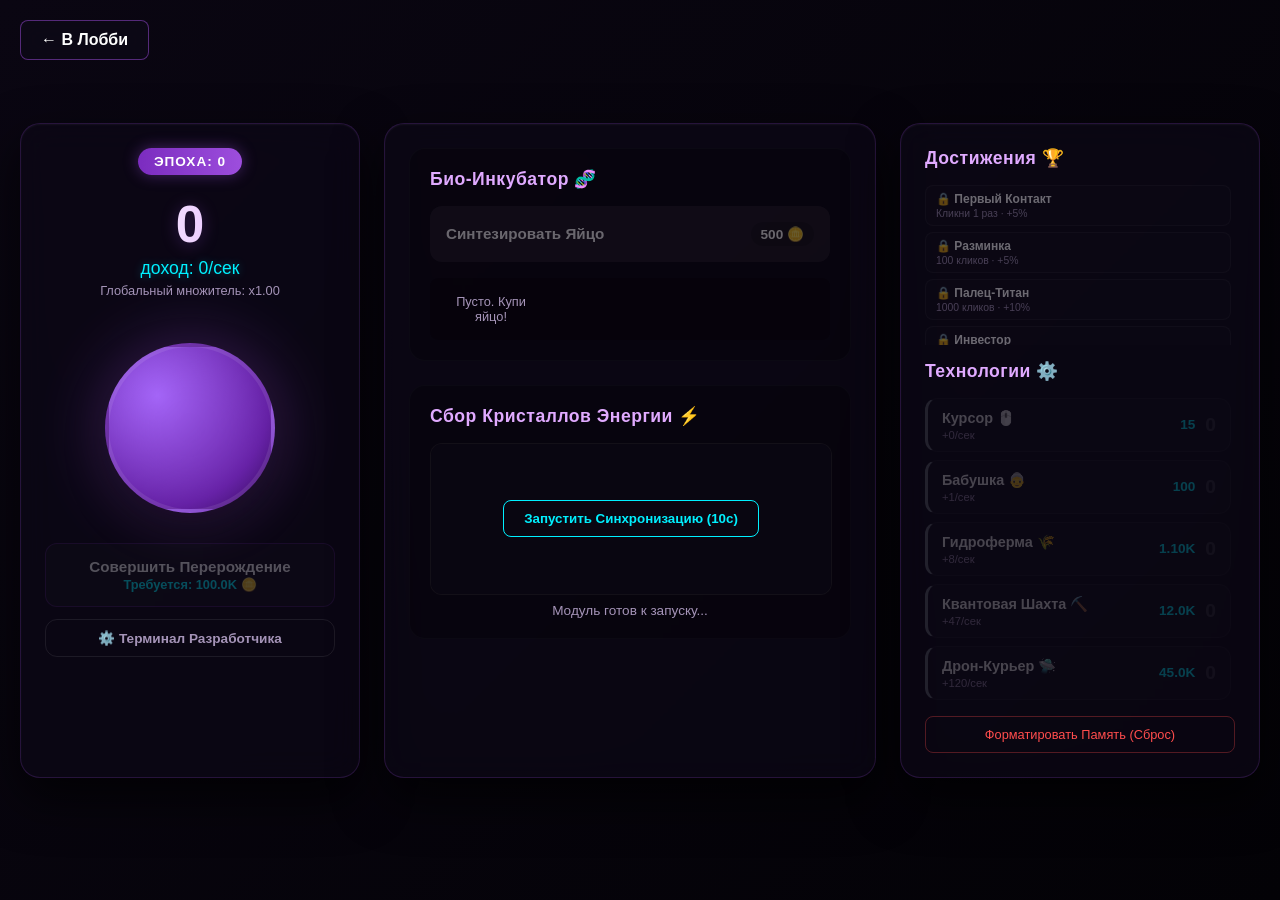
<file: index.html>
<!DOCTYPE html>
<html lang="ru">
<head>
    <meta charset="UTF-8">
    <meta name="viewport" content="width=device-width, initial-scale=1.0">
    <title>Neon Cyber Clicker RPG v2.0</title>
    <link rel="stylesheet" href="style.css">
    <style>
        /* Стиль для кнопки выхода, чтобы она не терялась */
        .exit-btn {
            position: fixed;
            top: 20px;
            left: 20px;
            padding: 10px 20px;
            background: rgba(13, 9, 23, 0.8);
            border: 1px solid rgba(157, 78, 221, 0.5);
            border-radius: 8px;
            color: #fff;
            text-decoration: none;
            font-weight: bold;
            font-family: 'Segoe UI', sans-serif;
            transition: all 0.3s ease;
            z-index: 1000;
            backdrop-filter: blur(10px);
        }
        .exit-btn:hover {
            background: #9d4edd;
            box-shadow: 0 0 15px #9d4edd;
        }
    </style>
</head>
<body>

    <!-- КНОПКА ВЫХОДА В ЛОББИ -->
    <a href="main.html" class="exit-btn">← В Лобби</a>

    <div class="game-container">
        <!-- ЛЕВАЯ ПАНЕЛЬ: Кликер и Главные Данные -->
        <div class="panel click-section">
            <div class="rebirth-badge" id="rebirth-badge">Эпоха: 0</div>
            
            <div class="score-container">
                <h1 id="score-display">0</h1>
                <div class="cps-display" id="cps-display">доход: 0/сек</div>
                <div class="multiplier-tag" id="mult-display">Мультипликатор: x1.0</div>
            </div>

            <div class="cookie-wrapper">
                <button class="cookie-btn" id="cookie-btn"></button>
            </div>
            
            <button class="action-btn rebirth-btn" id="rebirth-btn">
                <span class="btn-title">Совершить Перерождение</span>
                <span class="btn-subtitle" id="rebirth-cost-text">Требуется: 100 000</span>
            </button>
            
            <button class="action-btn admin-toggle-btn" id="admin-toggle-btn">⚙️ Терминал Разработчика</button>
        </div>

        <!-- ЦЕНТРАЛЬНАЯ ПАНЕЛЬ: Инкубатор и Кристалл -->
        <div class="panel center-section">
            <!-- Блок яиц -->
            <div class="section-block">
                <h2 class="section-title">Био-Инкубатор 🧬</h2>
                <button class="egg-btn" id="buy-egg-btn">
                    <span class="egg-title">Синтезировать Яйцо</span>
                    <span class="egg-price">500 🪙</span>
                </button>
                <div class="pets-container">
                    <div class="pets-list" id="pets-list"></div>
                </div>
            </div>

            <!-- Блок мини-игры -->
            <div class="section-block">
                <h2 class="section-title">Сбор Кристаллов Энергии ⚡</h2>
                <div class="minigame-area" id="minigame-area">
                    <div class="minigame-start-screen" id="minigame-start-screen">
                        <button class="play-btn" id="start-game-btn">Запустить Синхронизацию (10с)</button>
                    </div>
                    <div class="crystal" id="crystal-target">💎</div>
                </div>
                <div class="minigame-stats" id="minigame-stats">Модуль готов к запуску...</div>
            </div>
        </div>

        <!-- ПРАВАЯ ПАНЕЛЬ: Магазин и Достижения -->
        <div class="panel shop-section">
            <h2 class="shop-title">Достижения 🏆</h2>
            <div class="achievements-list" id="achievements-list"></div>

            <h2 class="shop-title">Технологии ⚙️</h2>
            <div class="shop-scroll" id="shop-container"></div>
            
            <button class="reset-btn" id="reset-btn">Форматировать Память (Сброс)</button>
        </div>
    </div>

    <!-- АДМИН-ПАНЕЛЬ (Модальное окно) -->
    <div class="admin-modal" id="admin-modal">
        <div class="admin-content">
            <h3>🛠️ Панель Управления Ядром</h3>
            <div class="admin-field">
                <label>Генерация валюты:</label>
                <div class="admin-row">
                    <input type="number" id="admin-score-input" value="500000">
                    <button id="admin-add-score">Впрыск</button>
                </div>
            </div>
            <div class="admin-field">
                <label>Коррекция эпохи:</label>
                <div class="admin-row">
                    <input type="number" id="admin-rebirth-input" value="2">
                    <button id="admin-set-rebirth">Применить</button>
                </div>
            </div>
            <div class="admin-field">
                <label>Клонировать случайного питомца:</label>
                <button id="admin-give-pet" style="width: 100%;">Создать матрицу</button>
            </div>
            <button class="action-btn close-admin" id="admin-close-btn">Отключиться</button>
        </div>
    </div>

    <script src="script.js"></script>
</body>
</html>
</file>
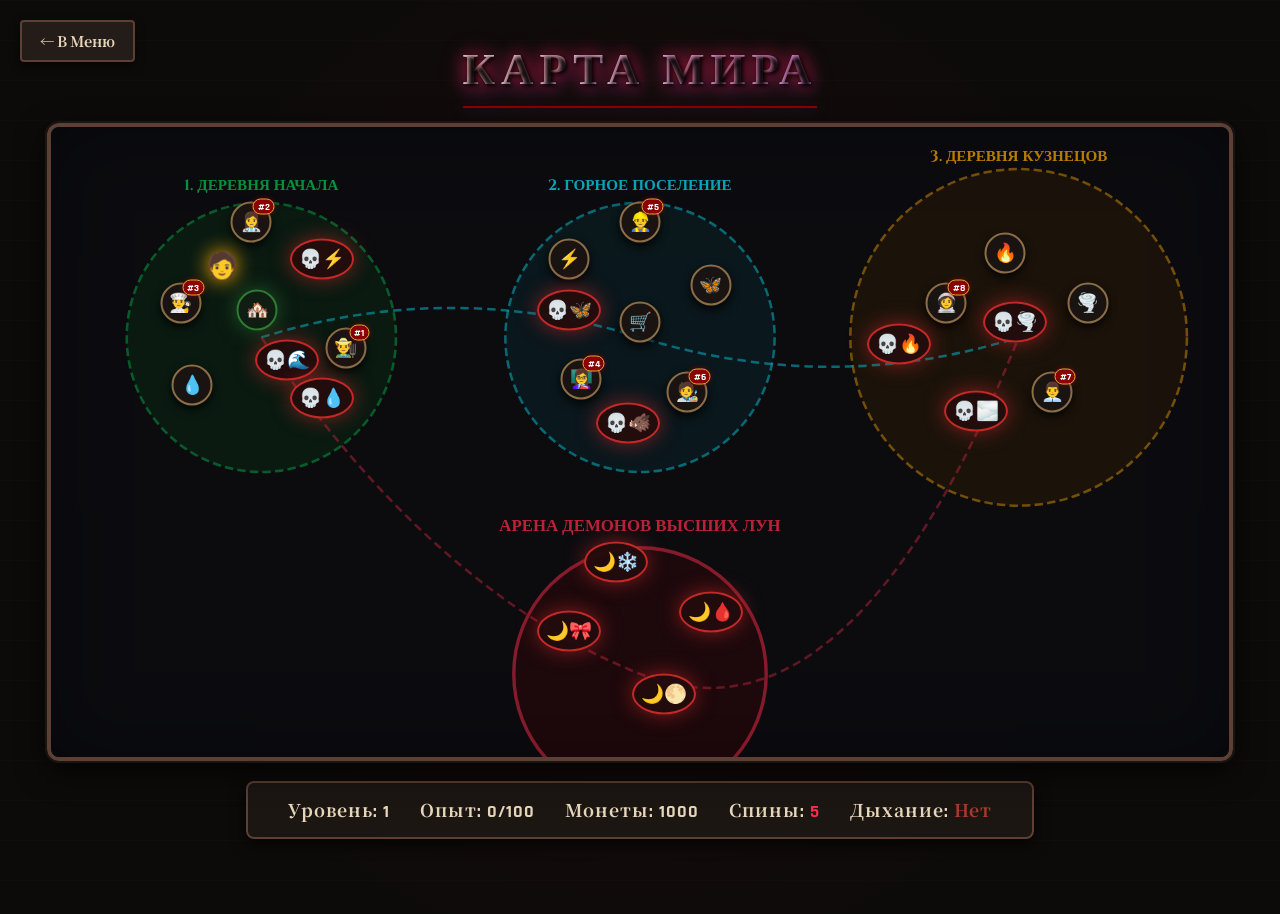
<file: demon_slayer/demon.html>
<!DOCTYPE html>
<html lang="ru">
<head>
    <meta charset="UTF-8">
    <meta name="viewport" content="width=device-width, initial-scale=1.0">
    <title>Demon Slayer: Blade of Fate</title>
    <link rel="stylesheet" href="../style.css">
    <link rel="stylesheet" href="demon.css">
</head>
<body class="demon-body">
    <a href="../main.html" class="back-btn">← В Меню</a>

    <!-- ЭКРАН КАРТЫ -->
    <div id="screen-map" class="screen active">
        <h1 class="manga-title">КАРТА МИРА</h1>
        <div class="map-container" id="map-container">
            <!-- Жесткие пропорции 1400x900 без искажений -->
            <svg class="map-bg" viewBox="0 0 1400 900" preserveAspectRatio="xMidYMid meet" xmlns="http://www.w3.org/2000/svg">
                <rect width="1400" height="900" fill="#090a10"/>
                
                <!-- 1. ДЕРЕВНЯ НАЧАЛА (Левый верх) -->
                <circle cx="250" cy="250" r="160" fill="#052e16" opacity="0.6" stroke="#00c853" stroke-width="3" stroke-dasharray="10,5"/>
                <text x="250" y="75" fill="#00c853" font-size="18" font-weight="bold" text-anchor="middle" font-family="Cinzel">1. ДЕРЕВНЯ НАЧАЛА</text>
                
                <!-- 2. ГОРНОЕ ПОСЕЛЕНИЕ (Центр верх) -->
                <circle cx="700" cy="250" r="160" fill="#05262e" opacity="0.6" stroke="#00e5ff" stroke-width="3" stroke-dasharray="10,5"/>
                <text x="700" y="75" fill="#00e5ff" font-size="18" font-weight="bold" text-anchor="middle" font-family="Cinzel">2. ГОРНОЕ ПОСЕЛЕНИЕ</text>

                <!-- 3. ДЕРЕВНЯ КУЗНЕЦОВ (Правый верх) -->
                <circle cx="1150" cy="250" r="200" fill="#2d1b05" opacity="0.6" stroke="#ffab00" stroke-width="3" stroke-dasharray="10,5"/>
                <text x="1150" y="40" fill="#ffab00" font-size="18" font-weight="bold" text-anchor="middle" font-family="Cinzel">3. ДЕРЕВНЯ КУЗНЕЦОВ</text>

                <!-- 4. АРЕНА ДЕМОНОВ ВЫСШИХ ЛУН (Низ карты) -->
                <circle cx="700" cy="650" r="150" fill="#2d050a" opacity="0.7" stroke="#ff2a4b" stroke-width="4"/>
                <text x="700" y="480" fill="#ff2a4b" font-size="20" font-weight="bold" text-anchor="middle" font-family="Cinzel">АРЕНА ДЕМОНОВ ВЫСШИХ ЛУН</text>

                <!-- Дороги -->
                <path d="M 250,250 Q 475,180 700,250 T 1150,250" stroke="#00e5ff" stroke-width="3" stroke-dasharray="10,6" fill="none" opacity="0.6"/>
                <path d="M 250,250 Q 450,550 700,650 T 1150,250" stroke="#ff2a4b" stroke-width="3" stroke-dasharray="10,6" fill="none" opacity="0.5"/>
            </svg>

            <!-- ЗДАНИЯ И ЛАВКА -->
            <div class="map-node node-hub" id="node-village" style="top:29%; left:17.5%;">🏘️</div>
            <div class="map-node node-shop" id="node-shop" style="top:31%; left:50%;">🛒</div>

            <!-- ТРЕНЕРЫ ДЫХАНИЙ -->
            <div class="map-node" id="node-water-trainer" style="top:41%; left:12%;">💧</div>
            <div class="map-node" id="node-thunder-trainer" style="top:21%; left:44%;">⚡</div>
            <div class="map-node" id="node-insect-trainer" style="top:25%; left:56%;">🦋</div>
            <div class="map-node" id="node-flame-trainer" style="top:20%; left:81%;">🔥</div>
            <div class="map-node" id="node-wind-trainer" style="top:28%; left:88%;">🌪️</div>

            <!-- КВЕСТЫ (ПО ПОРЯДКУ В ТРИ ДЕРЕВНИ) -->
            <!-- Деревня 1 -->
            <div class="map-node quest-node" id="node-quest-1" style="top:35%; left:25%;">👨‍🌾<span class="q-num">#1</span></div>
            <div class="map-node quest-node" id="node-quest-2" style="top:15%; left:17%;">👩‍⚕️<span class="q-num">#2</span></div>
            <div class="map-node quest-node" id="node-quest-3" style="top:28%; left:11%;">👨‍🍳<span class="q-num">#3</span></div>

            <!-- Деревня 2 -->
            <div class="map-node quest-node" id="node-quest-4" style="top:40%; left:45%;">👩‍🏫<span class="q-num">#4</span></div>
            <div class="map-node quest-node" id="node-quest-5" style="top:15%; left:50%;">👷‍♂️<span class="q-num">#5</span></div>
            <div class="map-node quest-node" id="node-quest-6" style="top:42%; left:54%;">🧑‍🎨<span class="q-num">#6</span></div>

            <!-- Деревня 3 -->
            <div class="map-node quest-node" id="node-quest-7" style="top:42%; left:85%;">👨‍💼<span class="q-num">#7</span></div>
            <div class="map-node quest-node" id="node-quest-8" style="top:28%; left:76%;">👩‍🚀<span class="q-num">#8</span></div>

            <!-- БОССЫ НА НИЖНЕЙ АРЕНЕ -->
            <div class="map-node boss-node" id="node-boss-tanjiro" style="top:37%; left:20%;">💀🌊</div>
            <div class="map-node boss-node" id="node-boss-inosuke" style="top:47%; left:49%;">💀🐗</div>
            <div class="map-node boss-node" id="node-boss-shinobu" style="top:29%; left:44%;">💀🦋</div>
            <div class="map-node boss-node" id="node-boss-giyu" style="top:43%; left:23%;">💀💧</div>
            <div class="map-node boss-node" id="node-boss-zenitsu" style="top:21%; left:23%;">💀⚡</div>
            <div class="map-node boss-node" id="node-boss-muichiro" style="top:45%; left:78.5%;">💀🌫️</div>
            <div class="map-node boss-node" id="node-boss-rengoku" style="top:34.5%; left:72%;">💀🔥</div>
            <div class="map-node boss-node" id="node-boss-sanemi" style="top:31%; left:81.8%;">💀🌪️</div>
            <div class="map-node boss-node" id="node-boss-daki" style="top:80%; left:44%;">🌙🎀</div>
            <div class="map-node boss-node" id="node-boss-gyutaro" style="top:77%; left:56%;">🌙🩸</div>
            <div class="map-node boss-node" id="node-boss-akaza" style="top:69%; left:48%;">🌙❄️</div>
            <div class="map-node boss-node" id="node-boss-kokushibo" style="top:90%; left:52%;">🌙🌕</div>

            <div class="map-player" id="map-player" style="top:22%; left:14.5%;">🧑</div>
        </div>

        <div class="map-stats">
            <div>Уровень: <span id="map-lvl">1</span></div>
            <div>Опыт: <span id="map-xp">0/100</span></div>
            <div>Монеты: <span id="map-coins">0</span></div>
            <div>Спины: <span id="map-spins" style="color:#ff2a4b; font-weight:bold;">0</span></div>
            <div>Дыхание: <span id="map-breath" style="color:#00e5ff;">Нет</span></div>
        </div>
        
        <div class="map-menu" id="map-menu" style="display:none;">
            <button class="manga-btn" id="btn-tree">Древо навыков</button>
            <button class="manga-btn" id="btn-inventory">Инвентарь</button>
        </div>
    </div>

    <!-- ЭКРАН БОЯ -->
    <div id="screen-battle" class="screen">
        <div class="battle-ui">
            <div class="stat-bars">
                <div class="stat-bar"><div class="bar-fill hp-fill" id="b-hp-fill"></div><span class="bar-text" id="b-hp-text">100/100</span></div>
                <div class="stat-bar"><div class="bar-fill st-fill" id="b-st-fill"></div><span class="bar-text" id="b-st-text">50/50</span></div>
            </div>
            <div class="boss-info">
                <div class="boss-name" id="boss-name-display">Неизвестный демон</div>
                <div class="boss-skill-display" id="boss-skill-display"></div>
                <div class="stat-bar boss-hp-bar"><div class="bar-fill boss-hp-fill" id="boss-hp-fill"></div><span class="bar-text" id="boss-hp-text">1000/1000</span></div>
                <div class="boss-attack-bar" id="boss-attack-bar"><div class="bar-fill" id="boss-attack-fill"></div></div>
            </div>
            <div class="battle-arena" id="battle-arena">
                <div class="player-sprite" id="player-sprite">🧑</div>
                <div class="boss-sprite" id="boss-sprite">👹</div>
                <div class="damage-text" id="damage-text"></div>
            </div>
            <div class="action-bar">
                <div class="action-btn circle-btn attack-btn" id="btn-attack">⚔️<br><span style="font-size:0.55rem">Атака</span></div>
                <div class="action-btn circle-btn block-btn" id="btn-block">🛡️<br><span style="font-size:0.55rem">Блок</span></div>
                <div class="action-btn circle-btn skill-btn locked-skill" id="btn-skill-1">❌</div>
                <div class="action-btn circle-btn skill-btn locked-skill" id="btn-skill-2">❌</div>
                <div class="action-btn circle-btn skill-btn locked-skill" id="btn-skill-3">❌</div>
                <div class="action-btn circle-btn ult-btn locked-skill" id="btn-ult">❌<br><span style="font-size:0.55rem">Ульта</span></div>
            </div>
            <div class="battle-log" id="battle-log"></div>
            <button class="manga-btn" id="btn-continue" style="display: none; margin-top: 15px; width: 100%; border-color: #00c853; background: #052e16; color: #00c853; font-weight: bold; font-size: 1.1rem;">Продолжить</button>
        </div>
    </div>

    <!-- ЭКРАН ДРЕВА НАВЫКОВ -->
    <div id="screen-tree" class="screen">
        <h1 class="manga-title" style="margin-bottom: 5px;">ДРЕВО НАВЫКОВ</h1>
        <div style="font-size: 1.2rem; font-weight: bold; color: #ff2a4b; margin-bottom: 20px;">
            Доступно очков: <span id="tree-points">0</span>
        </div>
        
        <div class="tree-container" id="tree-wrapper">
            <div class="tree-row" style="white-space: nowrap;">
                <div class="tree-node" id="hp-1" data-req="" data-stat="hp" data-cost="1" data-max="10" data-lvl="1">ХП<br><span class="val">+20</span><span class="cost">1</span></div>
                <div class="tree-node locked" id="hp-2" data-req="hp-1" data-stat="hp" data-cost="2" data-max="10" data-lvl="2">ХП<br><span class="val">+35</span><span class="cost">2</span></div>
                <div class="tree-node locked" id="hp-3" data-req="hp-2" data-stat="hp" data-cost="4" data-max="10" data-lvl="3">ХП<br><span class="val">+50</span><span class="cost">4</span></div>
                <div class="tree-node locked" id="hp-4" data-req="hp-3" data-stat="hp" data-cost="8" data-max="10" data-lvl="4">ХП<br><span class="val">+70</span><span class="cost">8</span></div>
                <div class="tree-node locked" id="hp-5" data-req="hp-4" data-stat="hp" data-cost="15" data-max="10" data-lvl="5">ХП<br><span class="val">+100</span><span class="cost">15</span></div>
                <div class="tree-node locked" id="hp-6" data-req="hp-5" data-stat="hp" data-cost="25" data-max="10" data-lvl="6">ХП<br><span class="val">+150</span><span class="cost">25</span></div>
                <div class="tree-node locked" id="hp-7" data-req="hp-6" data-stat="hp" data-cost="40" data-max="10" data-lvl="7">ХП<br><span class="val">+200</span><span class="cost">40</span></div>
                <div class="tree-node locked" id="hp-8" data-req="hp-7" data-stat="hp" data-cost="60" data-max="10" data-lvl="8">ХП<br><span class="val">+300</span><span class="cost">60</span></div>
                <div class="tree-node locked" id="hp-9" data-req="hp-8" data-stat="hp" data-cost="85" data-max="10" data-lvl="9">ХП<br><span class="val">+450</span><span class="cost">85</span></div>
                <div class="tree-node locked" id="hp-10" data-req="hp-9" data-stat="hp" data-cost="120" data-max="10" data-lvl="10">ХП<br><span class="val">+700</span><span class="cost">120</span></div>
            </div>

            <div class="tree-row" style="white-space: nowrap;">
                <div class="tree-node" id="dmg-1" data-req="" data-stat="dmg" data-cost="1" data-max="10" data-lvl="1">Урон<br><span class="val">+2</span><span class="cost">1</span></div>
                <div class="tree-node locked" id="dmg-2" data-req="dmg-1" data-stat="dmg" data-cost="3" data-max="10" data-lvl="2">Урон<br><span class="val">+5</span><span class="cost">3</span></div>
                <div class="tree-node locked" id="dmg-3" data-req="dmg-2" data-stat="dmg" data-cost="6" data-max="10" data-lvl="3">Урон<br><span class="val">+8</span><span class="cost">6</span></div>
                <div class="tree-node locked" id="dmg-4" data-req="dmg-3" data-stat="dmg" data-cost="12" data-max="10" data-lvl="4">Урон<br><span class="val">+12</span><span class="cost">12</span></div>
                <div class="tree-node locked" id="dmg-5" data-req="dmg-4" data-stat="dmg" data-cost="20" data-max="10" data-lvl="5">Урон<br><span class="val">+18</span><span class="cost">20</span></div>
                <div class="tree-node locked" id="dmg-6" data-req="dmg-5" data-stat="dmg" data-cost="35" data-max="10" data-lvl="6">Урон<br><span class="val">+25</span><span class="cost">35</span></div>
                <div class="tree-node locked" id="dmg-7" data-req="dmg-6" data-stat="dmg" data-cost="55" data-max="10" data-lvl="7">Урон<br><span class="val">+40</span><span class="cost">55</span></div>
                <div class="tree-node locked" id="dmg-8" data-req="dmg-7" data-stat="dmg" data-cost="80" data-max="10" data-lvl="8">Урон<br><span class="val">+60</span><span class="cost">80</span></div>
                <div class="tree-node locked" id="dmg-9" data-req="dmg-8" data-stat="dmg" data-cost="110" data-max="10" data-lvl="9">Урон<br><span class="val">+90</span><span class="cost">110</span></div>
                <div class="tree-node locked" id="dmg-10" data-req="dmg-9" data-stat="dmg" data-cost="150" data-max="10" data-lvl="10">Урон<br><span class="val">+140</span><span class="cost">150</span></div>
            </div>

            <div class="tree-row" style="white-space: nowrap;">
                <div class="tree-node locked" id="bm-1" data-req="dmg-1" data-stat="bladeMastery" data-cost="10" data-max="10" data-lvl="1">Меч I<br><span class="val">+10%</span><span class="cost">10</span></div>
                <div class="tree-node locked" id="bm-2" data-req="bm-1" data-stat="bladeMastery" data-cost="20" data-max="10" data-lvl="2">Меч II<br><span class="val">+25%</span><span class="cost">20</span></div>
                <div class="tree-node locked" id="bm-3" data-req="bm-2" data-stat="bladeMastery" data-cost="40" data-max="10" data-lvl="3">Меч III<br><span class="val">+50%</span><span class="cost">40</span></div>
                <div class="tree-node locked" id="bm-4" data-req="bm-3" data-stat="bladeMastery" data-cost="70" data-max="10" data-lvl="4">Меч IV<br><span class="val">+75%</span><span class="cost">70</span></div>
                <div class="tree-node locked" id="bm-5" data-req="bm-4" data-stat="bladeMastery" data-cost="120" data-max="10" data-lvl="5">Меч V<br><span class="val">+1.25x</span><span class="cost">120</span></div>
                <div class="tree-node locked" id="bm-6" data-req="bm-5" data-stat="bladeMastery" data-cost="200" data-max="10" data-lvl="6">Меч VI<br><span class="val">+2.0x</span><span class="cost">200</span></div>
                <div class="tree-node locked" id="bm-7" data-req="bm-6" data-stat="bladeMastery" data-cost="350" data-max="10" data-lvl="7">Меч VII<br><span class="val">+3.0x</span><span class="cost">350</span></div>
                <div class="tree-node locked" id="bm-8" data-req="bm-7" data-stat="bladeMastery" data-cost="600" data-max="10" data-lvl="8">Меч VIII<br><span class="val">+5.0x</span><span class="cost">600</span></div>
                <div class="tree-node locked" id="bm-9" data-req="bm-8" data-stat="bladeMastery" data-cost="1000" data-max="10" data-lvl="9">Меч IX<br><span class="val">+7.5x</span><span class="cost">1000</span></div>
                <div class="tree-node locked" id="bm-10" data-req="bm-9" data-stat="bladeMastery" data-cost="1500" data-max="10" data-lvl="10">Меч X<br><span class="val">+12.5x</span><span class="cost">1500</span></div>
            </div>

            <div class="tree-row" style="white-space: nowrap;">
                <div class="tree-node locked" id="br-1" data-req="hp-1" data-stat="breathMastery" data-cost="10" data-max="10" data-lvl="1">Дых. I<br><span class="val">+10%</span><span class="cost">10</span></div>
                <div class="tree-node locked" id="br-2" data-req="br-1" data-stat="breathMastery" data-cost="20" data-max="10" data-lvl="2">Дых. II<br><span class="val">+25%</span><span class="cost">20</span></div>
                <div class="tree-node locked" id="br-3" data-req="br-2" data-stat="breathMastery" data-cost="40" data-max="10" data-lvl="3">Дых. III<br><span class="val">+50%</span><span class="cost">40</span></div>
                <div class="tree-node locked" id="br-4" data-req="br-3" data-stat="breathMastery" data-cost="70" data-max="10" data-lvl="4">Дых. IV<br><span class="val">+75%</span><span class="cost">70</span></div>
                <div class="tree-node locked" id="br-5" data-req="br-4" data-stat="breathMastery" data-cost="120" data-max="10" data-lvl="5">Дых. V<br><span class="val">+1.25x</span><span class="cost">120</span></div>
                <div class="tree-node locked" id="br-6" data-req="br-5" data-stat="breathMastery" data-cost="200" data-max="10" data-lvl="6">Дых. VI<br><span class="val">+2.0x</span><span class="cost">200</span></div>
                <div class="tree-node locked" id="br-7" data-req="br-6" data-stat="breathMastery" data-cost="350" data-max="10" data-lvl="7">Дых. VII<br><span class="val">+3.0x</span><span class="cost">350</span></div>
                <div class="tree-node locked" id="br-8" data-req="br-7" data-stat="breathMastery" data-cost="600" data-max="10" data-lvl="8">Дых. VIII<br><span class="val">+5.0x</span><span class="cost">600</span></div>
                <div class="tree-node locked" id="br-9" data-req="br-8" data-stat="breathMastery" data-cost="1000" data-max="10" data-lvl="9">Дых. IX<br><span class="val">+7.5x</span><span class="cost">1000</span></div>
                <div class="tree-node locked" id="br-10" data-req="br-9" data-stat="breathMastery" data-cost="1500" data-max="10" data-lvl="10">Дых. X<br><span class="val">+12.5x</span><span class="cost">1500</span></div>
            </div>
        </div>

        <div class="node-info-panel" id="node-info">
            <div class="info-title" id="info-title">Выберите навык</div>
            <div class="info-desc" id="info-desc">Уровень 0</div>
        </div>

        <button class="manga-btn" id="btn-forget-breath" style="border-color: #ff2a4b; color: #ff2a4b; margin-top: 15px; margin-bottom: 15px;">Забыть Дыхание</button>
        <button class="manga-btn" onclick="closeScreen('tree')">Назад</button>
    </div>

    <!-- ЭКРАН ИНВЕНТАРЯ -->
    <div id="screen-inventory" class="screen">
        <h1 class="manga-title">ИНВЕНТАРЬ</h1>
        <div class="inv-container">
            <div class="inv-panel">
                <h3>Экипировка</h3>
                <div class="equipped-slot" id="eq-katana">Катана: Нет</div>
                <div class="equipped-slot" id="eq-outfit">Аутфит: Нет</div>
                <div class="equipped-slot" id="eq-haori">Хаори: Нет</div>
                <div class="equipped-slot" id="eq-clan" style="border-color: #ff2a4b;">Клан: Нет</div>
            </div>
            <div class="inv-panel">
                <h3>Статистика</h3>
                <div class="stat-line">Базовый Урон: <span id="inv-stat-dmg">10</span></div>
                <div class="stat-line">Множитель Клинка: <span id="inv-stat-blade">x1.00</span></div>
                <div class="stat-line">Макс. ХП: <span id="inv-stat-hp">100</span></div>
                <div class="stat-line">Макс. Стамина: <span id="inv-stat-st">50</span></div>
            </div>
        </div>
        <div class="inv-lists">
            <div class="inv-list-block"><h3>Катаны</h3><div id="list-katanas" class="item-list"></div></div>
            <div class="inv-list-block"><h3>Аутфиты</h3><div id="list-outfits" class="item-list"></div></div>
            <div class="inv-list-block"><h3>Хаори</h3><div id="list-haoris" class="item-list"></div></div>
        </div>
        <div class="inv-lists" style="margin-top: 15px;">
            <div class="inv-list-block" style="width: 100%;">
                <h3>Гача Кланов (🎟️ Спины: <span id="spin-count">0</span>)</h3>
                <div style="display: flex; gap: 20px; align-items: center; margin-bottom: 20px;">
                    <button class="manga-btn" id="btn-spin" style="background: #141622; color: #ff2a4b; border-color: #ff2a4b; font-size: 1.2rem; padding: 15px 30px;">КРУТИТЬ (1 🎟️)</button>
                    <div id="gacha-result" style="font-weight: bold; font-size: 1.1rem; min-width: 250px; padding: 10px; border: 2px dashed #00e5ff; text-align: center; border-radius: 8px; color: #00e5ff;">Нажми, чтобы крутить!</div>
                </div>
                <div id="list-clans" class="item-list" style="display: grid; grid-template-columns: repeat(auto-fill, minmax(200px, 1fr)); gap: 10px;"></div>
            </div>
        </div>
        <button class="manga-btn" onclick="closeScreen('inventory')">Назад</button>
    </div>

    <!-- КРАСИВЫЙ ЭКРАН МАГАЗИНА-ЛАВКИ -->
    <div id="screen-shop" class="screen">
        <h1 class="manga-title">ЛАВКА ТОРГОВЦА</h1>
        <div class="shop-timer" id="shop-timer">⏳ Обновление товаров через: 30с</div>
        
        <div class="shop-shelf-container">
            <div id="shop-items" class="shop-shelf"></div>
        </div>

        <button class="manga-btn" onclick="closeScreen('shop')" style="margin-top: 25px;">Уйти из лавки</button>
    </div>

    <!-- АДМИН-ПАНЕЛЬ -->
    <div id="admin-modal" style="display: none; position: fixed; top: 0; left: 0; width: 100vw; height: 100vh; background: rgba(0,0,0,0.85); z-index: 9999; justify-content: center; align-items: center; backdrop-filter: blur(5px);">
        <div style="background: #10121d; border: 3px solid #ff2a4b; border-radius: 14px; padding: 30px; width: 400px; text-align: center; box-shadow: 0 0 35px rgba(255,42,75,0.5);">
            <h2 style="color: #ff2a4b; margin-top: 0; font-family: Cinzel;">⚙️ Админ-Панель</h2>
            <div style="display: flex; flex-direction: column; gap: 15px; margin-top: 20px;">
                <button class="manga-btn" onclick="adminGive('allItems')">Выдать ВСЕ предметы</button>
                <button class="manga-btn" onclick="adminGive('allClans')">Выдать ВСЕ кланы</button>
                <button class="manga-btn" onclick="adminGive('spins')" style="border-color: #00e5ff; color: #00e5ff;">Выдать 1000 Спинов</button>
                <button class="manga-btn" onclick="adminGive('coins')" style="border-color: #ffab00; color: #ffab00;">Выдать 1,000,000 Монет</button>
                <button class="manga-btn" onclick="adminGive('lvl')" style="border-color: #ff1744; color: #ff1744;">Выдать 100 Уровней</button>
                <button class="manga-btn" onclick="adminReset()" style="border-color: #ff2a4b; background: #2d050a; color: #ff2a4b; margin-top: 15px;">СБРОСИТЬ ВЕСЬ ПРОГРЕСС</button>
            </div>
            <button class="manga-btn" onclick="document.getElementById('admin-modal').style.display='none'" style="margin-top: 25px; width: 100%;">Закрыть</button>
        </div>
    </div>

    <!-- ВСПЛЫВАЮЩЕЕ УВЕДОМЛЕНИЕ -->
    <div id="custom-alert" style="display: none; position: fixed; top: 20px; left: 50%; transform: translateX(-50%); background: #10121d; border: 2px solid #ff0000; border-radius: 10px; padding: 15px 25px; box-shadow: 0 0 25px rgba(255, 0, 0, 0.4); z-index: 99999; text-align: center; min-width: 300px;">
        <div id="custom-alert-text" style="font-size: 1.1rem; font-weight: bold; color: #ff0000; margin-bottom: 15px; font-family: 'Rajdhani', sans-serif;">Текст ошибки</div>
        <button class="manga-btn" onclick="document.getElementById('custom-alert').style.display='none'" style="padding: 5px 20px; font-size: 0.9rem;">ОК</button>
    </div>
    <!-- КАСТОМНОЕ ОКНО ВВОДА ПАРОЛЯ -->
    <div id="password-modal" style="display: none; position: fixed; top: 0; left: 0; width: 100vw; height: 100vh; background: rgba(0,0,0,0.85); z-index: 10000; justify-content: center; align-items: center; backdrop-filter: blur(5px);">
        <div style="background: #14110f; border: 3px solid #5c4033; border-radius: 12px; padding: 30px; width: 340px; text-align: center; box-shadow: 0 10px 30px rgba(0,0,0,0.9); display: flex; flex-direction: column; align-items: center;">
            <h3 style="color: #f5e5c9; margin: 0 0 20px 0; font-family: 'Cinzel', serif; font-size: 1.2rem;">Пароль администратора</h3>
            <input type="password" id="admin-password-input" style="width: 100%; box-sizing: border-box; padding: 10px; background: #1c1613; border: 2px solid #5c4033; color: #e6d5b8; border-radius: 6px; font-size: 1.1rem; text-align: center; margin-bottom: 20px; outline: none;" placeholder="••••">
            <div style="display: flex; gap: 15px; justify-content: center; width: 100%;">
                <button class="manga-btn" id="btn-password-ok" style="padding: 8px 24px;">Вход</button>
                <button class="manga-btn" id="btn-password-cancel" style="padding: 8px 24px; background: #3b2d26;">Отмена</button>
            </div>
        </div>
    </div>
    <script src="data.js"></script>
    <script src="demon.js"></script>
    <script src="demons.js"></script>
</body>
</html>
</file>
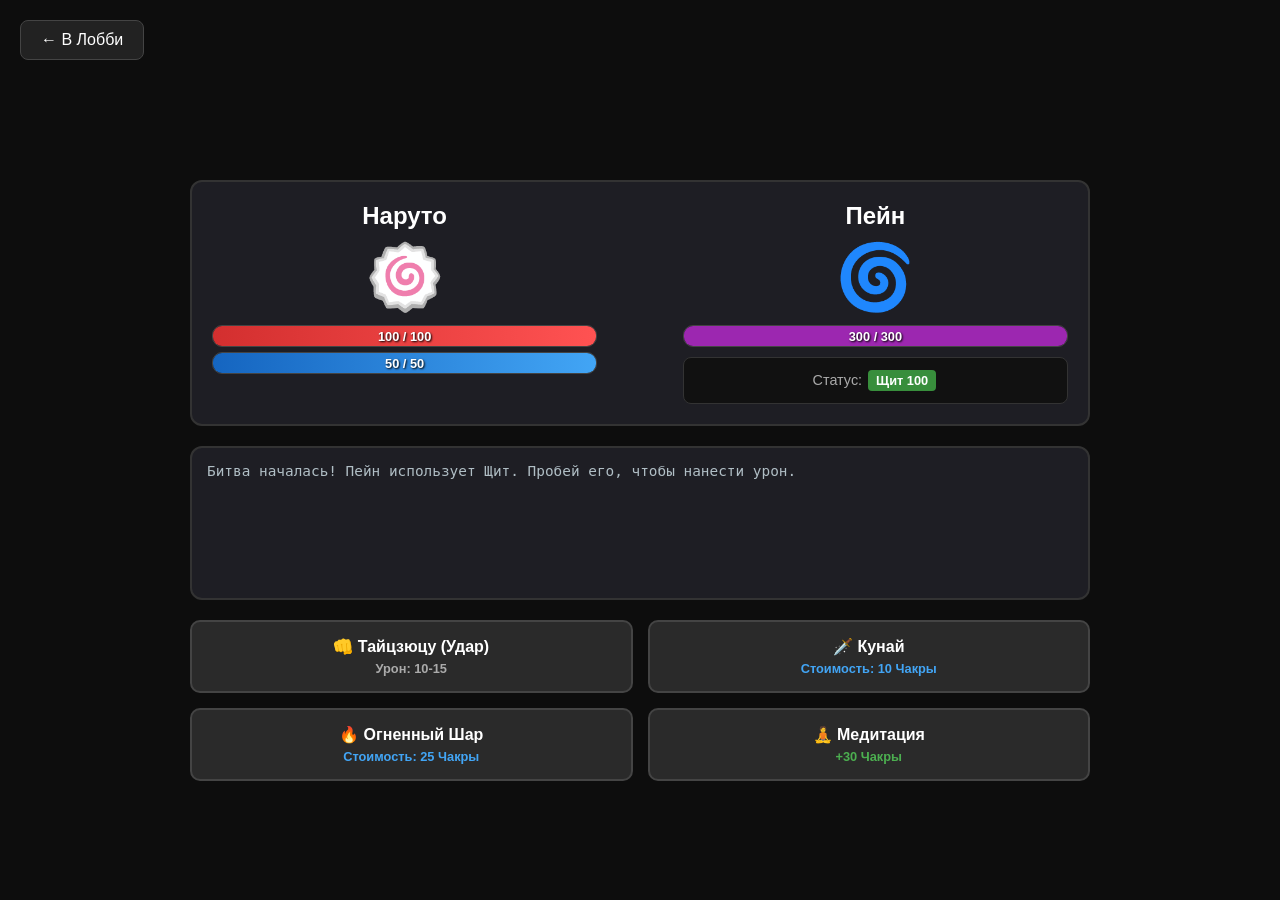
<file: naruto/naruto.html>
<!DOCTYPE html>
<html lang="ru">
<head>
    <meta charset="UTF-8">
    <meta name="viewport" content="width=device-width, initial-scale=1.0">
    <title>Naruto: Tactical Ninja Battle</title>
    <link rel="stylesheet" href="../style.css">
    <style>
        body {
            background: #0d0d0d;
            color: #fff;
            font-family: 'Segoe UI', sans-serif;
            display: flex;
            flex-direction: column;
            align-items: center;
            min-height: 100vh;
            margin: 0;
            padding: 20px;
            box-sizing: border-box;
        }
        .battle-container {
            width: 100%;
            max-width: 900px;
            display: flex;
            flex-direction: column;
            gap: 20px;
        }
        
        .hud {
            display: flex;
            justify-content: space-between;
            background: #1e1e24;
            padding: 20px;
            border-radius: 12px;
            border: 2px solid #333;
        }
        .entity {
            text-align: center;
            width: 45%;
        }
        .entity h2 { margin: 0 0 10px 0; font-size: 1.5rem; }
        .entity .icon { font-size: 4rem; margin-bottom: 10px; }
        
        .bar-container {
            background: #222;
            border-radius: 10px;
            overflow: hidden;
            margin-bottom: 5px;
            height: 20px;
            position: relative;
            border: 1px solid #444;
        }
        .bar-fill {
            height: 100%;
            transition: width 0.3s;
            width: 100%;
        }
        .hp-fill { background: linear-gradient(90deg, #d32f2f, #ff5252); }
        .chakra-fill { background: linear-gradient(90deg, #1565c0, #42a5f5); }
        .bar-text {
            position: absolute;
            top: 50%; left: 50%;
            transform: translate(-50%, -50%);
            font-size: 0.8rem; font-weight: bold;
            text-shadow: 1px 1px 2px #000;
        }
        
        .boss-status {
            background: #111;
            padding: 10px;
            border-radius: 8px;
            border: 1px solid #333;
            margin-top: 10px;
            font-size: 0.9rem;
            color: #aaa;
        }
        .status-tag {
            display: inline-block;
            padding: 3px 8px;
            border-radius: 4px;
            margin: 2px;
            font-weight: bold;
            font-size: 0.8rem;
        }
        .buff { background: #388e3c; color: #fff; }
        .debuff { background: #d32f2f; color: #fff; }

        .log-window {
            background: #1e1e24;
            border: 2px solid #333;
            border-radius: 12px;
            padding: 15px;
            height: 120px;
            overflow-y: auto;
            font-family: monospace;
            color: #b0bec5;
            font-size: 0.9rem;
        }
        
        .actions {
            display: grid;
            grid-template-columns: repeat(2, 1fr);
            gap: 15px;
        }
        .action-btn {
            background: #2a2a2a;
            border: 2px solid #444;
            color: #fff;
            padding: 15px;
            border-radius: 10px;
            cursor: pointer;
            font-size: 1rem;
            font-weight: bold;
            transition: 0.2s;
            display: flex;
            flex-direction: column;
            align-items: center;
            gap: 5px;
        }
        .action-btn:hover { background: #3a3a3a; border-color: #ff9800; }
        .action-btn span.cost { font-size: 0.8rem; color: #42a5f5; }
        
        .action-btn:disabled {
            opacity: 0.5;
            cursor: not-allowed;
            border-color: #333;
        }
        
        .game-over {
            position: fixed;
            inset: 0;
            background: rgba(0,0,0,0.9);
            display: none;
            justify-content: center;
            align-items: center;
            flex-direction: column;
            z-index: 100;
        }
        .game-over h1 { font-size: 4rem; margin-bottom: 20px; }
    </style>
</head>
<body>
    <a href="../main.html" class="back-btn" style="position: absolute; top: 20px; left: 20px; padding: 10px 20px; background: #222; color: #fff; text-decoration: none; border-radius: 8px; border: 1px solid #444;">← В Лобби</a>

    <div class="battle-container" style="margin-top: 60px;">
        <div class="hud">
            <!-- Игрок -->
            <div class="entity">
                <h2>Наруто</h2>
                <div class="icon">🍥</div>
                <div class="bar-container">
                    <div class="bar-fill hp-fill" id="p-hp-bar"></div>
                    <div class="bar-text" id="p-hp-text">100 / 100</div>
                </div>
                <div class="bar-container">
                    <div class="bar-fill chakra-fill" id="p-chakra-bar"></div>
                    <div class="bar-text" id="p-chakra-text">50 / 50</div>
                </div>
            </div>

            <!-- Босс -->
            <div class="entity">
                <h2 id="boss-name">Пейн</h2>
                <div class="icon" id="boss-icon">🌀</div>
                <div class="bar-container">
                    <div class="bar-fill hp-fill" id="b-hp-bar" style="background: #9c27b0;"></div>
                    <div class="bar-text" id="b-hp-text">300 / 300</div>
                </div>
                <div class="boss-status" id="boss-status">
                    Статус: <span class="status-tag buff" id="boss-shield">Щит 100</span>
                </div>
            </div>
        </div>

        <div class="log-window" id="log">
            Битва началась! Пейн использует Щит. Пробей его, чтобы нанести урон.
        </div>

        <div class="actions">
            <button class="action-btn" id="btn-taijutsu">
                👊 Тайцзюцу (Удар)
                <span style="color:#aaa; font-size:0.8rem;">Урон: 10-15</span>
            </button>
            <button class="action-btn" id="btn-kunai">
                🗡️ Кунай
                <span class="cost">Стоимость: 10 Чакры</span>
            </button>
            <button class="action-btn" id="btn-fireball">
                🔥 Огненный Шар
                <span class="cost">Стоимость: 25 Чакры</span>
            </button>
            <button class="action-btn" id="btn-meditate">
                🧘 Медитация
                <span style="color:#4caf50; font-size:0.8rem;">+30 Чакры</span>
            </button>
        </div>
    </div>

    <div class="game-over" id="game-over">
        <h1 id="game-over-text">ВЫ ПОГИБЛИ</h1>
        <button class="action-btn" onclick="location.reload()" style="width: 200px;">Сыграть снова</button>
    </div>

    <script src="naruto.js"></script>
</body>
</html>
</file>
<file: style.css>
:root {
    --bg-gradient: linear-gradient(135deg, #0a0612 0%, #030206 100%);
    --panel-bg: rgba(13, 9, 23, 0.65);
    --panel-border: rgba(157, 78, 221, 0.2);
    --neon-purple: #9d4edd;
    --neon-pink: #ff007f;
    --neon-blue: #00f0ff;
    --text-main: #f3eff7;
    --text-muted: #a594b8;
}

body {
    font-family: 'Segoe UI', Roboto, Helvetica, Arial, sans-serif;
    background: var(--bg-gradient);
    color: var(--text-main);
    display: flex;
    justify-content: center;
    align-items: center;
    min-height: 100vh;
    margin: 0;
    user-select: none;
    padding: 20px;
    box-sizing: border-box;
    overflow-x: hidden;
}

.game-container {
    display: grid;
    grid-template-columns: 340px 1fr 360px;
    gap: 24px;
    max-width: 1400px;
    width: 100%;
}

@media (max-width: 1100px) {
    .game-container { grid-template-columns: 1fr; }
    .shop-section { order: 3; }
}

.panel {
    background: var(--panel-bg);
    border: 1px solid var(--panel-border);
    border-radius: 20px;
    padding: 24px;
    box-shadow: 0 20px 50px rgba(0, 0, 0, 0.7), inset 0 1px 2px rgba(255, 255, 255, 0.05);
    backdrop-filter: blur(16px);
    display: flex;
    flex-direction: column;
    box-sizing: border-box;
}

.click-section { align-items: center; text-align: center; }

.rebirth-badge {
    background: linear-gradient(90deg, #7b2cbf, #9d4edd);
    color: white;
    padding: 6px 16px;
    border-radius: 30px;
    font-weight: 700;
    font-size: 0.85rem;
    letter-spacing: 1px;
    text-transform: uppercase;
    box-shadow: 0 0 15px rgba(157, 78, 221, 0.4);
    margin-bottom: 20px;
}

.score-container { margin-bottom: 25px; }

h1 {
    font-size: 3.2rem;
    margin: 0;
    font-weight: 800;
    background: linear-gradient(to right, #fff, #e0aaff);
    -webkit-background-clip: text;
    -webkit-text-fill-color: transparent;
    filter: drop-shadow(0 2px 8px rgba(157,78,221,0.3));
}

.cps-display {
    font-size: 1.1rem;
    color: var(--neon-blue);
    text-shadow: 0 0 10px rgba(0, 240, 255, 0.3);
    margin-top: 4px;
}

.multiplier-tag { font-size: 0.8rem; color: var(--text-muted); margin-top: 4px; }

.cookie-wrapper { position: relative; margin: 20px 0 30px 0; }

.cookie-wrapper::before {
    content: '';
    position: absolute;
    top: 50%; left: 50%;
    transform: translate(-50%, -50%);
    width: 190px; height: 190px;
    border-radius: 50%;
    background: var(--neon-purple);
    filter: blur(30px);
    opacity: 0.25;
    pointer-events: none;
}

.cookie-btn {
    width: 170px; height: 170px;
    border-radius: 50%;
    border: 4px solid rgba(255, 255, 255, 0.1);
    background: radial-gradient(circle at 30% 30%, #a66cff 0%, #5a189a 70%, #240046 100%);
    cursor: pointer;
    box-shadow: 0 15px 35px rgba(0,0,0,0.6);
    transition: transform 0.05s, box-shadow 0.2s, border-color 0.2s;
    outline: none;
}

.cookie-btn:hover {
    border-color: rgba(0, 240, 255, 0.5);
    box-shadow: 0 15px 35px rgba(0,0,0,0.6), 0 0 20px 6px rgba(0, 240, 255, 0.2);
}

.cookie-btn:active { transform: scale(0.94); }

.action-btn {
    width: 100%;
    border: none;
    border-radius: 12px;
    padding: 14px;
    font-weight: 700;
    cursor: pointer;
    transition: all 0.2s ease;
    display: flex; flex-direction: column; align-items: center; gap: 2px;
}

.rebirth-btn {
    background: linear-gradient(135deg, #240046 0%, #3c096c 100%);
    border: 1px solid rgba(123, 44, 191, 0.4);
    color: white;
    margin-bottom: 12px;
}

.rebirth-btn:hover:not(.disabled) {
    background: linear-gradient(135deg, #3c096c 0%, #7b2cbf 100%);
    box-shadow: 0 0 20px rgba(123, 44, 191, 0.5);
}

.rebirth-btn.disabled { opacity: 0.3; cursor: not-allowed; background: #14111a; }
.rebirth-btn .btn-title { font-size: 0.95rem; }
.rebirth-btn .btn-subtitle { font-size: 0.8rem; color: var(--neon-blue); }

.admin-toggle-btn {
    background: transparent;
    border: 1px solid rgba(255,255,255,0.08);
    color: var(--text-muted);
    font-size: 0.85rem; padding: 10px;
}
.admin-toggle-btn:hover { background: rgba(255,255,255,0.03); color: white; }

.center-section { gap: 24px; }
.section-block {
    background: rgba(0, 0, 0, 0.25);
    border: 1px solid rgba(255,255,255,0.02);
    padding: 20px; border-radius: 16px;
}

.section-title, .shop-title {
    font-size: 1.1rem; margin: 0 0 16px 0; font-weight: 700;
    color: #e0aaff; letter-spacing: 0.5px;
}

.egg-btn {
    width: 100%; background: linear-gradient(135deg, #ff7b00 0%, #ffae00 100%);
    border: none; padding: 16px; border-radius: 12px; color: white;
    font-weight: 700; cursor: pointer; box-shadow: 0 6px 20px rgba(255, 123, 0, 0.3);
    transition: all 0.2s; display: flex; justify-content: space-between; align-items: center;
}
.egg-btn:hover:not(.disabled) { transform: translateY(-2px); box-shadow: 0 8px 25px rgba(255, 123, 0, 0.5); }
.egg-btn.disabled { background: #1e1b24; box-shadow: none; opacity: 0.4; cursor: not-allowed; }
.egg-title { font-size: 0.95rem; }
.egg-price { background: rgba(0,0,0,0.2); padding: 4px 10px; border-radius: 20px; font-size: 0.85rem; }

.pets-container { margin-top: 16px; background: rgba(0,0,0,0.2); border-radius: 8px; padding: 8px; }
.pets-list {
    display: grid; grid-template-columns: repeat(auto-fill, minmax(90px, 1fr));
    gap: 8px; max-height: 125px; overflow-y: auto;
}
.pet-badge {
    background: rgba(157, 78, 221, 0.1); border: 1px solid rgba(157, 78, 221, 0.2);
    padding: 8px; border-radius: 8px; font-size: 0.75rem; text-align: center;
}
.pet-badge.rarity-common   { border-color: rgba(160,160,160,0.3); }
.pet-badge.rarity-uncommon { border-color: rgba(80,220,120,0.5); box-shadow: 0 0 8px rgba(80,220,120,0.2); }
.pet-badge.rarity-rare     { border-color: rgba(0,160,255,0.6); box-shadow: 0 0 10px rgba(0,160,255,0.3); }
.pet-badge.rarity-legendary{ border-color: rgba(255,180,0,0.7); box-shadow: 0 0 14px rgba(255,180,0,0.4); background: rgba(255,180,0,0.08); }

.minigame-area {
    width: 100%; height: 150px; background: #09060f; border-radius: 12px;
    position: relative; overflow: hidden; border: 1px solid rgba(255,255,255,0.04);
}
.minigame-start-screen {
    position: absolute; width: 100%; height: 100%; background: rgba(10, 6, 18, 0.85);
    display: flex; justify-content: center; align-items: center; z-index: 2;
}
.play-btn {
    background: transparent; border: 1px solid var(--neon-blue); color: var(--neon-blue);
    padding: 10px 20px; border-radius: 8px; cursor: pointer; font-weight: 700; transition: all 0.2s;
}
.play-btn:hover { background: var(--neon-blue); color: black; box-shadow: 0 0 15px var(--neon-blue); }
.crystal {
    font-size: 1.8rem; position: absolute; cursor: pointer; display: none;
    transform: translate(-50%, -50%); z-index: 3; filter: drop-shadow(0 0 8px var(--neon-blue));
    transition: left 0.12s ease-out, top 0.12s ease-out, transform 0.08s;
}
.crystal:active { transform: translate(-50%, -50%) scale(1.2); }
.minigame-stats { font-size: 0.85rem; text-align: center; margin-top: 8px; color: var(--text-muted); }

.shop-scroll {
    display: flex; flex-direction: column; gap: 8px; overflow-y: auto;
    flex-grow: 1; padding-right: 4px; max-height: 400px; /* Ограничили высоту магазина */
}
.shop-scroll::-webkit-scrollbar, .pets-list::-webkit-scrollbar, .achievements-list::-webkit-scrollbar { width: 6px; }
.shop-scroll::-webkit-scrollbar-thumb, .pets-list::-webkit-scrollbar-thumb, .achievements-list::-webkit-scrollbar-thumb {
    background: rgba(255,255,255,0.1); border-radius: 10px;
}

.upgrade-card {
    display: flex; justify-content: space-between; align-items: center;
    background: rgba(255, 255, 255, 0.03); border: 1px solid rgba(255, 255, 255, 0.04);
    padding: 10px 14px; border-radius: 12px; cursor: pointer; transition: all 0.2s ease;
}
.upgrade-card:hover:not(.disabled) {
    background: rgba(157, 78, 221, 0.08); border-color: rgba(157, 78, 221, 0.4); transform: scale(1.01);
}
.upgrade-card.disabled { opacity: 0.25; cursor: not-allowed; }
.upgrade-name { font-weight: 700; font-size: 0.9rem; color: #fff; }
.upgrade-details { font-size: 0.7rem; color: var(--text-muted); margin-top: 2px; display: block; }
.upgrade-right { display: flex; align-items: center; gap: 10px; }
.upgrade-cost { font-weight: 700; color: var(--neon-blue); font-size: 0.85rem; }
.upgrade-count { font-size: 1.2rem; font-weight: 800; color: rgba(255, 255, 255, 0.15); }

/* Цвета тегов технологий */
.upgrade-card[data-tag="basic"]   { border-left: 3px solid #6c757d; }
.upgrade-card[data-tag="corp"]    { border-left: 3px solid #00f0ff; }
.upgrade-card[data-tag="tech"]    { border-left: 3px solid #9d4edd; }
.upgrade-card[data-tag="cosmic"]  { border-left: 3px solid #ff007f; }
.upgrade-card[data-tag="god"]     { border-left: 3px solid #ffd700; box-shadow: 0 0 12px rgba(255,215,0,0.15); }

.achievements-list {
    display: flex; flex-direction: column; gap: 6px;
    max-height: 160px; overflow-y: auto; padding-right: 4px; margin-bottom: 16px;
}
.achievement {
    padding: 6px 10px; border-radius: 8px; border: 1px solid rgba(255,255,255,0.06);
    background: rgba(255,255,255,0.02); font-size: 0.75rem; transition: all 0.3s;
}
.achievement.unlocked {
    border-color: rgba(255,215,0,0.4); background: rgba(255,215,0,0.06);
    box-shadow: 0 0 10px rgba(255,215,0,0.1);
}
.achievement.locked { opacity: 0.4; }
.ach-name { display: block; font-weight: 700; color: #fff; }
.ach-desc { display: block; color: var(--text-muted); font-size: 0.65rem; margin-top: 2px; }

.reset-btn {
    margin-top: 16px; background: transparent; border: 1px solid rgba(255, 77, 77, 0.3);
    color: #ff4d4d; padding: 10px; border-radius: 8px; cursor: pointer; font-size: 0.8rem; transition: all 0.2s;
}
.reset-btn:hover { background: #ff4d4d; color: white; box-shadow: 0 0 15px rgba(255, 77, 77, 0.4); }

.admin-modal {
    position: fixed; top: 0; left: 0; width: 100%; height: 100%;
    background: rgba(5, 3, 8, 0.85); justify-content: center; align-items: center;
    z-index: 100; display: none; backdrop-filter: blur(8px);
}
.admin-modal[style*="flex"] { display: flex !important; }
.admin-content {
    background: #0f0b18; border: 1px solid var(--neon-purple);
    padding: 30px; border-radius: 20px; width: 340px; box-shadow: 0 0 35px rgba(157, 78, 221, 0.4);
}
.admin-content h3 { margin: 0 0 20px 0; color: #fff; text-align: center; }
.admin-field { margin-bottom: 18px; }
.admin-field label { font-size: 0.8rem; color: var(--text-muted); display: block; margin-bottom: 6px; }
.admin-row { display: flex; gap: 8px; }
.admin-row input {
    flex: 1; padding: 10px; background: #171224; border: 1px solid rgba(255,255,255,0.08);
    color: white; border-radius: 8px; outline: none;
}
.admin-row button, #admin-give-pet {
    background: var(--neon-purple); color: white; border: none;
    padding: 10px 16px; cursor: pointer; border-radius: 8px; font-weight: 700;
}
.close-admin { background: #241d33; color: white; margin-top: 15px; }

/* FLOATING TEXT & EVENTS */
.floating-text {
    position: fixed; pointer-events: none; color: var(--neon-blue);
    font-weight: 800; font-size: 1.2rem; text-shadow: 0 0 8px rgba(0, 240, 255, 0.6);
    transform: translate(-50%, -50%); animation: floatUp 0.9s ease-out forwards; z-index: 9999;
}
@keyframes floatUp { to { transform: translate(-50%, -120px); opacity: 0; } }

.event-banner {
    position: fixed; top: 20px; left: 50%; transform: translateX(-50%);
    background: rgba(13, 9, 23, 0.95); border: 2px solid var(--neon-purple);
    border-radius: 14px; padding: 12px 24px; color: white; font-size: 0.9rem;
    z-index: 1000; display: none; animation: eventPulse 1.5s infinite alternate;
    backdrop-filter: blur(10px);
}
@keyframes eventPulse { from { transform: translateX(-50%) scale(1); } to { transform: translateX(-50%) scale(1.03); } }
/* ===== ГЛАВНОЕ МЕНЮ (ХАБ) ===== */
.hub-body {
    background: #0f0f13; /* Темный фон как в Роблоксе */
    color: #fff;
    font-family: 'Segoe UI', Roboto, sans-serif;
    margin: 0;
    padding: 40px 20px;
    display: flex;
    justify-content: center;
    min-height: 100vh;
    box-sizing: border-box;
}

.hub-container {
    width: 100%;
    max-width: 1000px;
}

.hub-title {
    font-size: 2.5rem;
    font-weight: 900;
    margin-top: 0;
    margin-bottom: 30px;
    letter-spacing: 1px;
}

.hub-grid {
    display: grid;
    grid-template-columns: repeat(auto-fill, minmax(280px, 1fr));
    gap: 25px;
}

/* Карточка игры */
.game-card {
    background: #1e1e24;
    border-radius: 12px;
    overflow: hidden;
    text-decoration: none;
    color: #fff;
    transition: transform 0.2s, box-shadow 0.2s;
    display: flex;
    flex-direction: column;
}

.game-card:hover {
    transform: translateY(-5px);
    box-shadow: 0 10px 25px rgba(0, 0, 0, 0.5);
}

/* Обертка для картинки */
.game-image-wrapper {
    width: 100%;
    aspect-ratio: 16 / 9; /* Пропорции картинки как в Роблоксе */
    background: #2c2c35;
    overflow: hidden;
}

.game-thumb {
    width: 100%;
    height: 100%;
    object-fit: cover; /* Чтобы картинка заполняла всё пространство без искажений */
    transition: transform 0.3s;
}

.game-card:hover .game-thumb {
    transform: scale(1.05);
}

/* Информация под картинкой */
.game-info {
    padding: 15px;
}

.game-name {
    font-size: 1.2rem;
    font-weight: bold;
    margin-bottom: 5px;
    white-space: nowrap;
    overflow: hidden;
    text-overflow: ellipsis;
}

.game-desc {
    font-size: 0.85rem;
    color: #a0a0b0;
    margin-bottom: 15px;
    display: -webkit-box;
    -webkit-line-clamp: 2;
    line-clamp: 2; /* <--- Добавили эту строку для совместимости */
    -webkit-box-orient: vertical;
    overflow: hidden;
}

/* Статистика (лайки и игроки) */
.game-stats {
    display: flex;
    gap: 15px;
    font-size: 0.85rem;
    color: #b0b0c0;
    font-weight: bold;
}
/* Стили для нового Древа Навыков */
.tree-container {
    position: relative;
    width: 90%;
    max-width: 800px;
    height: 500px;
    background: #fff;
    border: 3px solid #5c4a3c;
    border-radius: 12px;
    box-shadow: 0 10px 30px rgba(0,0,0,0.1);
    overflow: hidden;
    margin-bottom: 20px;
}

.tree-branch {
    position: absolute;
    width: 100%;
    height: 100%;
    pointer-events: none; /* Чтобы клики проходили сквозь контейнеры */
}

.tree-node {
    position: absolute;
    width: 80px;
    height: 80px;
    background: #fdfaf2;
    border: 3px solid #3e7354;
    border-radius: 50%;
    display: flex;
    flex-direction: column;
    justify-content: center;
    align-items: center;
    font-size: 0.8rem;
    font-weight: bold;
    color: #1b5e20;
    cursor: pointer;
    pointer-events: auto;
    transition: all 0.2s;
    box-shadow: 0 4px 10px rgba(0,0,0,0.1);
    z-index: 2;
    text-align: center;
}

.tree-node span {
    font-size: 1rem;
    color: #d32f2f;
}

.tree-node.locked {
    background: #e0e0e0;
    border-color: #999;
    color: #777;
    cursor: not-allowed;
}

.tree-node.locked span { color: #777; }

.tree-node:hover:not(.locked):not(#node-center) {
    transform: scale(1.1) translate(-50%, 0); /* Сохраняем позицию при ховере */
    box-shadow: 0 0 15px rgba(62, 115, 84, 0.4);
}

.tree-line {
    position: absolute;
    background: #999;
    transform-origin: left center;
    z-index: 1;
    pointer-events: none;
}
</file>
<file: demon_slayer/demon.css>
/* ИМПОРТ ЯПОНСКИХ ШРИФТОВ И СТИЛЕЙ */
@import url('https://fonts.googleapis.com/css2?family=Cinzel:wght@700;900&family=Noto+Serif+JP:wght@700;900&family=Rajdhani:wght@600;700&display=swap');

/* БАЗОВЫЙ АНИМЕ-ФОН В СТИЛЕ КЛИНКА */
body.demon-body { 
    background: #0d0b0a;
    background-image: 
        radial-gradient(circle at 50% 50%, rgba(139, 0, 0, 0.12) 0%, transparent 65%),
        linear-gradient(rgba(40, 25, 20, 0.15) 1px, transparent 0);
    background-size: 100% 100%, 40px 40px;
    color: #e6d5b8;
    font-family: 'Rajdhani', 'Noto Serif JP', sans-serif; 
    margin: 0; 
    padding: 0;
    -webkit-font-smoothing: antialiased;
    min-height: 100vh;
    width: 100vw;
    overflow-x: hidden;
}

/* ЭПИЧЕСКИЙ АНИМЕ-ЗАГОЛОВОК (ТУШЬ И КРОВЬ) */
.manga-title { 
    font-size: 2.8rem; 
    font-weight: 900; 
    color: #f5e5c9;
    text-align: center; 
    text-transform: uppercase; 
    letter-spacing: 6px; 
    margin: 20px 0 15px 0;
    font-family: 'Cinzel', serif;
    text-shadow: 2px 2px 4px #000, 0 0 15px rgba(139, 0, 0, 0.8), 0 0 25px rgba(255, 42, 75, 0.4);
    border-bottom: 2px solid #8b0000;
    display: inline-block;
    padding-bottom: 5px;
}

/* ЭКРАНЫ */
.screen { 
    display: none; 
    width: 100%; 
    min-height: 100vh; 
    box-sizing: border-box; 
    padding: 20px 20px 60px 20px;
}

.screen.active { 
    display: flex !important; 
    flex-direction: column !important; 
    align-items: center !important; 
    justify-content: flex-start !important;
}

/* КАРТА МИРА (РАМКА ИЗ ТЁМНОГО ДЕРЕВА) */
.map-container { 
    width: 95%; 
    max-width: 1350px;
    height: 70vh; 
    border: 4px solid #5c4033; 
    outline: 2px solid #1a1512;
    position: relative; 
    box-shadow: inset 0 0 70px rgba(0, 0, 0, 0.95), 0 10px 30px rgba(0,0,0,0.8); 
    overflow: hidden; 
    background: #14110f; 
    border-radius: 12px;
    margin: 0 auto;
}

.map-bg { 
    position: absolute; 
    top: 0; 
    left: 0;
    height: auto;
    z-index: 0; 
    opacity: 0.7;
}

/* УЗЛЫ КАРТЫ */
.map-node { 
    position: absolute; 
    font-size: 1.15rem; 
    cursor: pointer; 
    transform: translate(-50%, -50%); 
    transition: all 0.25s cubic-bezier(0.175, 0.885, 0.32, 1.275); 
    z-index: 5; 
    background: rgba(26, 21, 18, 0.95); 
    border-radius: 50%; 
    padding: 7px; 
    border: 2px solid #8c6d46; 
    box-shadow: 0 4px 10px rgba(0, 0, 0, 0.8); 
    display: flex; 
    justify-content: center; 
    align-items: center; 
    user-select: none;
}
.map-node:hover { 
    transform: translate(-50%, -50%) scale(1.25); 
    box-shadow: 0 0 20px #d4af37; 
    background: #3b2d26; 
    border-color: #d4af37;
    z-index: 20;
}

/* НУМЕРАЦИЯ КВЕСТОВ */
.q-num {
    position: absolute;
    top: -5px;
    right: -5px;
    background: #8b0000;
    color: #fff;
    font-size: 0.6rem;
    font-weight: 900;
    padding: 1px 4px;
    border-radius: 8px;
    border: 1px solid #d4af37;
    box-shadow: 0 0 5px rgba(139, 0, 0, 0.8);
}

/* СТИЛИЗАЦИЯ ДЕРЕВНИ */
#node-village {
    border-color: #2e7d32 !important;
    box-shadow: 0 0 20px rgba(46, 125, 50, 0.6) !important;
    background: rgba(15, 30, 18, 0.95) !important;
}
#node-village:hover {
    box-shadow: 0 0 30px #2e7d32 !important;
}

/* СТИЛИЗАЦИЯ АРЕН БОССОВ */
.map-node[id*="node-boss-"] {
    border-color: #c62828 !important;
    box-shadow: 0 0 20px rgba(198, 40, 40, 0.6) !important;
    background: rgba(35, 12, 12, 0.95) !important;
}
.map-node[id*="node-boss-"]:hover {
    box-shadow: 0 0 35px #c62828, 0 0 50px #c62828 !important;
}

/* ИГРОК */
.map-player { 
    position: absolute; 
    font-size: 1.6rem; 
    transform: translate(-50%, -50%); 
    z-index: 25; 
    filter: drop-shadow(0 0 10px #ffab00); 
    transition: top 0.8s cubic-bezier(0.25, 1, 0.5, 1), left 0.8s cubic-bezier(0.25, 1, 0.5, 1); 
    animation: playerPulse 1.2s infinite alternate ease-in-out;
}
@keyframes playerPulse {
    from { transform: translate(-50%, -50%) scale(1); filter: drop-shadow(0 0 8px #ffab00); }
    to { transform: translate(-50%, -50%) scale(1.1); filter: drop-shadow(0 0 20px #ffab00); }
}

/* ПАНЕЛЬ СТАТИСТИКИ (ПЕРГАМЕНТНЫЙ СВИТОК) */
.map-stats { 
    display: flex; 
    gap: 30px; 
    margin: 20px auto 15px auto; 
    font-size: 1.1rem; 
    font-weight: 700; 
    background: #1c1613; 
    color: #e6d5b8;
    padding: 14px 40px; 
    border: 2px solid #5c4033; 
    border-radius: 8px;
    box-shadow: 0 5px 15px rgba(0,0,0,0.8); 
    flex-wrap: wrap; 
    justify-content: center;
    position: static !important;
    letter-spacing: 1px;
}
.map-menu { 
    display: flex; 
    gap: 20px; 
    margin: 0 auto 25px auto;
    justify-content: center;
}

/* АНИМЕ КНОПКИ (ДЕРЕВО И КРОВАВЫЙ АКЦЕНТ) */
.manga-btn { 
    background: #241c18; 
    border: 2px solid #5c4033; 
    color: #e6d5b8;
    padding: 12px 30px; 
    font-size: 1rem; 
    font-weight: 700; 
    cursor: pointer; 
    border-radius: 6px;
    box-shadow: 0 4px 10px rgba(0,0,0,0.5);
    transition: all 0.25s ease; 
    font-family: inherit; 
    letter-spacing: 2px;
    text-transform: uppercase;
}
.manga-btn:hover {
    background: #8b0000; 
    color: #ffffff;
    border-color: #a83232;
    box-shadow: 0 0 15px rgba(139, 0, 0, 0.6);
    transform: translateY(-2px);
}
.manga-btn:active { 
    transform: translateY(1px);
}

/* ДРЕВО ТАЛАНТОВ */
.tree-container {
    width: 95%;
    max-width: 1100px;
    background: #14110f;
    border: 3px solid #5c4033;
    border-radius: 8px;
    box-shadow: inset 0 0 50px rgba(0,0,0,0.8);
    margin-bottom: 20px;
    padding: 30px;
    display: flex;
    flex-direction: column;
    gap: 35px;
    overflow-x: auto;
}
.tree-row {
    display: flex;
    align-items: center;
    gap: 20px;
}
.tree-node {
    width: 74px;
    height: 74px;
    box-sizing: border-box;
    background: #241c18;
    border: 2px solid #5c4033;
    border-radius: 6px;
    display: flex;
    flex-direction: column;
    justify-content: center;
    align-items: center;
    font-size: 0.85rem;
    font-weight: 700;
    color: #d9c7b0;
    cursor: pointer;
    box-shadow: 0 4px 8px rgba(0,0,0,0.6);
    position: relative;
    text-align: center;
    flex-shrink: 0;
    transform: none !important;
    transition: border-color 0.2s ease, box-shadow 0.2s ease, background-color 0.2s ease;
}
.tree-node:not(:last-child)::after {
    content: '';
    position: absolute;
    right: -22px;
    top: 50%;
    transform: translateY(-50%);
    width: 22px;
    height: 3px;
    background: #5c4033;
    z-index: 1;
}
.tree-node .val {
    font-size: 1.15rem;
    color: #ffab00;
    font-weight: 900;
    margin-top: 2px;
}
.tree-node.locked {
    background: #0d0b0a;
    border-color: #33261f;
    color: #5c4033;
    cursor: not-allowed;
    opacity: 0.5;
    box-shadow: none;
}
.tree-node.locked:not(:last-child)::after {
    background: #33261f;
}
.tree-node.locked .val { color: #5c4033; }

.tree-node:hover:not(.locked) {
    transform: none !important;
    border-color: #d4af37 !important;
    background: #3b2d26;
    box-shadow: 0 0 15px #d4af37 !important;
}

/* ПАНЕЛЬ ИНФОРМАЦИИ О НАВЫКАХ */
.node-info-panel {
    background: #1c1613;
    border: 2px solid #5c4033;
    border-radius: 8px;
    padding: 16px 30px;
    width: 90%;
    max-width: 600px;
    text-align: left;
    color: #e6d5b8;
    box-shadow: 0 5px 15px rgba(0,0,0,0.8);
    margin: 0 auto 20px auto;
    min-height: 85px; 
    box-sizing: border-box;
    display: flex;
    flex-direction: column;
    justify-content: center;
}
.info-title {
    font-size: 1.4rem;
    font-weight: 900;
    margin-bottom: 6px;
    color: #f5e5c9;
    font-family: 'Cinzel', serif;
}
.info-desc {
    font-size: 0.95rem;
    color: #ffab00;
    background: #14110f;
    display: inline-block;
    padding: 4px 14px;
    border-radius: 4px;
    align-self: flex-start;
    border: 1px solid #5c4033;
}

/* БОЕВОЙ АРЕННЫЙ ЭКРАН */
.battle-ui { 
    width: 95%; 
    max-width: 900px; 
    display: flex; 
    flex-direction: column; 
    align-items: center; 
    margin-top: 10px; 
}
.stat-bars { 
    width: 100%; 
    display: flex; 
    justify-content: space-between; 
    margin-bottom: 15px; 
}
.stat-bar { 
    width: 48%; 
    height: 28px; 
    border: 2px solid #5c4033; 
    background: #14110f; 
    border-radius: 6px;
    position: relative; 
    overflow: hidden;
    box-shadow: inset 0 0 10px rgba(0,0,0,0.8);
}
.bar-fill { height: 100%; transition: width 0.3s cubic-bezier(0.4, 0, 0.2, 1); }
.hp-fill { background: #2e7d32; }
.st-fill { background: #1565c0; }
.bar-text { 
    position: absolute; 
    top: 50%; 
    left: 50%; 
    transform: translate(-50%, -50%); 
    font-weight: 900; 
    font-size: 0.9rem; 
    color: #ffffff; 
    text-shadow: 1px 1px 2px #000;
}

.boss-info { 
    width: 100%; 
    margin-bottom: 20px; 
    display: flex; 
    flex-direction: column; 
    align-items: center; 
    background: #1c1613;
    border: 2px solid #5c4033;
    padding: 14px;
    border-radius: 8px;
}
.boss-name { 
    font-size: 1.6rem; 
    font-weight: 900; 
    color: #ff5252; 
    font-family: 'Cinzel', serif;
    letter-spacing: 3px;
    text-shadow: 2px 2px 4px #000;
}
.boss-skill-display { 
    text-align: center; 
    font-weight: bold; 
    font-size: 1.1rem; 
    color: #ffab00; 
    margin-bottom: 5px; 
    height: 25px; 
    opacity: 0; 
    transition: opacity 0.3s; 
}
.boss-skill-display.active { 
    opacity: 1; 
}

.boss-hp-bar { 
    width: 85%; 
    height: 28px; 
    border: 2px solid #8b0000; 
    background: #14110f; 
    border-radius: 6px;
    position: relative; 
    overflow: hidden;
    margin-top: 6px;
}
.boss-hp-fill { background: #c62828; height: 100%; transition: width 0.3s; }
.boss-attack-bar { 
    width: 85%; 
    height: 8px; 
    border: 1px solid #5c4033; 
    margin-top: 10px; 
    background: #14110f; 
    border-radius: 4px;
    position: relative; 
    overflow: hidden;
}
#boss-attack-fill { background: #ffab00; width: 0%; transition: width 0.1s linear; height: 100%; }

.battle-arena { 
    width: 100%; 
    height: 38vh; 
    border: 3px solid #5c4033; 
    background: #14110f; 
    position: relative; 
    display: flex; 
    justify-content: space-around; 
    align-items: flex-end; 
    padding-bottom: 20px; 
    box-shadow: inset 0 0 80px rgba(0,0,0,0.9); 
    overflow: hidden; 
    border-radius: 12px;
}
.player-sprite, .boss-sprite { 
    font-size: 6rem; 
    transition: transform 0.15s ease; 
    filter: drop-shadow(0 5px 10px rgba(0,0,0,0.8)); 
}
.damage-text { 
    position: absolute; 
    font-size: 3rem; 
    font-weight: 900; 
    color: #ff5252; 
    opacity: 0; 
    animation: dmgAnim 0.9s cubic-bezier(0.25, 1, 0.5, 1) forwards; 
    text-shadow: 2px 2px 4px #000; 
    pointer-events: none;
    font-family: 'Cinzel', serif;
}
@keyframes dmgAnim {
    0% { opacity: 1; transform: translateY(0) scale(0.8); }
    50% { opacity: 1; transform: translateY(-40px) scale(1.2); }
    100% { opacity: 0; transform: translateY(-70px) scale(1); }
}

/* КНОПКИ БОЯ */
.action-bar { display: flex; gap: 16px; margin-top: 20px; flex-wrap: wrap; justify-content: center; }
.circle-btn { 
    width: 64px; 
    height: 64px; 
    border-radius: 50%; 
    border: 3px solid #5c4033; 
    background: #241c18; 
    color: #e6d5b8;
    display: flex; 
    flex-direction: column; 
    justify-content: center; 
    align-items: center; 
    font-size: 1.3rem; 
    cursor: pointer; 
    box-shadow: 0 4px 10px rgba(0,0,0,0.6);
    transition: all 0.25s ease; 
    user-select: none; 
}
.circle-btn:hover {
    transform: scale(1.1);
    background: #3b2d26;
    border-color: #d4af37;
    color: #fff;
}
.attack-btn { border-color: #c62828; }
.block-btn { border-color: #1565c0; }
.skill-btn { border-color: #00897b; }
.ult-btn { 
    border-color: #fbc02d; 
    width: 76px; 
    height: 76px; 
    font-size: 1.8rem; 
}

.battle-log { 
    width: 100%; 
    height: 95px; 
    border: 2px solid #5c4033; 
    margin-top: 20px; 
    background: #14110f; 
    color: #d9c7b0;
    border-radius: 6px;
    overflow-y: auto; 
    padding: 12px; 
    font-size: 0.9rem; 
    box-shadow: inset 0 0 15px rgba(0,0,0,0.9);
    box-sizing: border-box; 
    line-height: 1.5;
}

/* ИНВЕНТАРЬ */
.inv-container { 
    display: grid;
    grid-template-columns: repeat(auto-fit, minmax(280px, 1fr));
    gap: 25px; 
    width: 88%; 
    max-width: 950px;
    margin-bottom: 20px; 
}
.inv-panel { 
    background: #14110f; 
    border: 3px solid #5c4033; 
    border-radius: 8px;
    box-shadow: 0 5px 15px rgba(0,0,0,0.8);
    padding: 22px;
}
.inv-panel h3 {
    margin-top: 0;
    border-bottom: 2px solid #5c4033;
    padding-bottom: 8px;
    font-size: 1.2rem;
    color: #f5e5c9;
    font-family: 'Cinzel', serif;
}
.equipped-slot {
    border: 1px solid #5c4033;
    border-radius: 4px;
    padding: 10px;
    margin-bottom: 10px;
    font-size: 0.9rem;
    background: #1c1613;
    color: #e6d5b8;
}
.stat-line { display: flex; justify-content: space-between; font-size: 0.95rem; font-weight: 700; margin-bottom: 8px; color: #d9c7b0; }

.inv-lists {
    display: grid;
    grid-template-columns: repeat(auto-fit, minmax(220px, 1fr));
    gap: 25px;
    width: 88%;
    max-width: 950px;
    margin-bottom: 20px;
}
.inv-list-block {
    background: #14110f;
    border: 3px solid #5c4033;
    border-radius: 8px;
    box-shadow: 0 5px 15px rgba(0,0,0,0.8);
    padding: 18px;
    max-height: 290px;
    overflow-y: auto;
}
.inv-list-block h3 { margin-top: 0; text-align: center; font-size: 1.1rem; border-bottom: 2px solid #5c4033; padding-bottom: 6px; color: #f5e5c9; font-family: 'Cinzel', serif;}
.inv-item {
    padding: 10px;
    border: 1px solid #4a382c;
    border-radius: 4px;
    background: #1c1613;
    color: #e6d5b8;
    cursor: pointer;
    font-size: 0.9rem;
    font-weight: 700;
    transition: all 0.2s ease;
    text-align: center;
    margin-bottom: 6px;
}
.inv-item:hover {
    background: #3b2d26;
    border-color: #d4af37;
}
.inv-item.equipped {
    background: #1e3322; 
    border-color: #2e7d32;
    color: #a5d6a7;
}

/* ======================================================== */
/* СОХРАНЕНЫ СОЧНЫЕ НЕОНОВЫЕ ЦВЕТА И СВЕЧЕНИЯ КЛАНОВ       */
/* ======================================================== */
.clan-item { 
    padding: 12px; 
    border: 2px solid #262938; 
    border-radius: 10px;
    font-weight: 700; 
    cursor: pointer; 
    text-align: center; 
    background: #121420; 
    transition: all 0.25s ease; 
    color: #ffffff;
    font-size: 0.88rem;
    margin-bottom: 8px;
}
.clan-item:hover { 
    transform: translateY(-3px); 
    box-shadow: 0 0 20px #00e5ff; 
    border-color: #00e5ff; 
}
.clan-item.equipped { 
    box-shadow: 0 0 25px #00c853 !important; 
    background: #14281e !important; 
    border-color: #00c853 !important; 
}

/* Яркие рамки и свечения редкостей кланов */
.clan-common { border-left: 6px solid #b0bec5; }
.clan-uncommon { border-left: 6px solid #00e5ff; box-shadow: 0 0 10px rgba(0, 229, 255, 0.3); }
.clan-rare { border-left: 6px solid #2979ff; box-shadow: 0 0 12px rgba(41, 121, 255, 0.4); }
.clan-epic { border-left: 6px solid #e040fb; box-shadow: 0 0 15px rgba(224, 64, 251, 0.4); }
.clan-legendary { border-left: 6px solid #ffab00; box-shadow: 0 0 18px rgba(255, 171, 0, 0.5); }
.clan-mythic { border-left: 6px solid #7c4dff; box-shadow: 0 0 20px rgba(124, 77, 255, 0.6); }
.clan-supreme { 
    border-left: 6px solid #ff1744; 
    box-shadow: 0 0 25px rgba(255, 23, 68, 0.75); 
}
.clan-admin { 
    border-left: 6px solid #00ffff; 
    box-shadow: 0 0 30px rgba(0, 255, 255, 0.85); 
}

/* КНОПКА НАЗАД */
.back-btn {
    position: fixed;
    top: 20px;
    left: 20px;
    padding: 8px 18px;
    background: #241c18;
    border: 2px solid #5c4033;
    border-radius: 4px;
    color: #e6d5b8;
    text-decoration: none;
    font-weight: 700;
    box-shadow: 0 4px 10px rgba(0,0,0,0.6);
    transition: all 0.25s ease;
    z-index: 1000;
    font-family: inherit;
    font-size: 0.9rem;
}
.back-btn:hover {
    background: #8b0000;
    color: #ffffff;
    border-color: #a83232;
    box-shadow: 0 0 15px rgba(139, 0, 0, 0.6);
    transform: translateY(-2px);
}

/* СКРОЛЛБАР */
::-webkit-scrollbar { width: 8px; height: 8px; }
::-webkit-scrollbar-track { background: #0b0c10; }
::-webkit-scrollbar-thumb { background: #5c4033; border-radius: 4px; }
</file>
